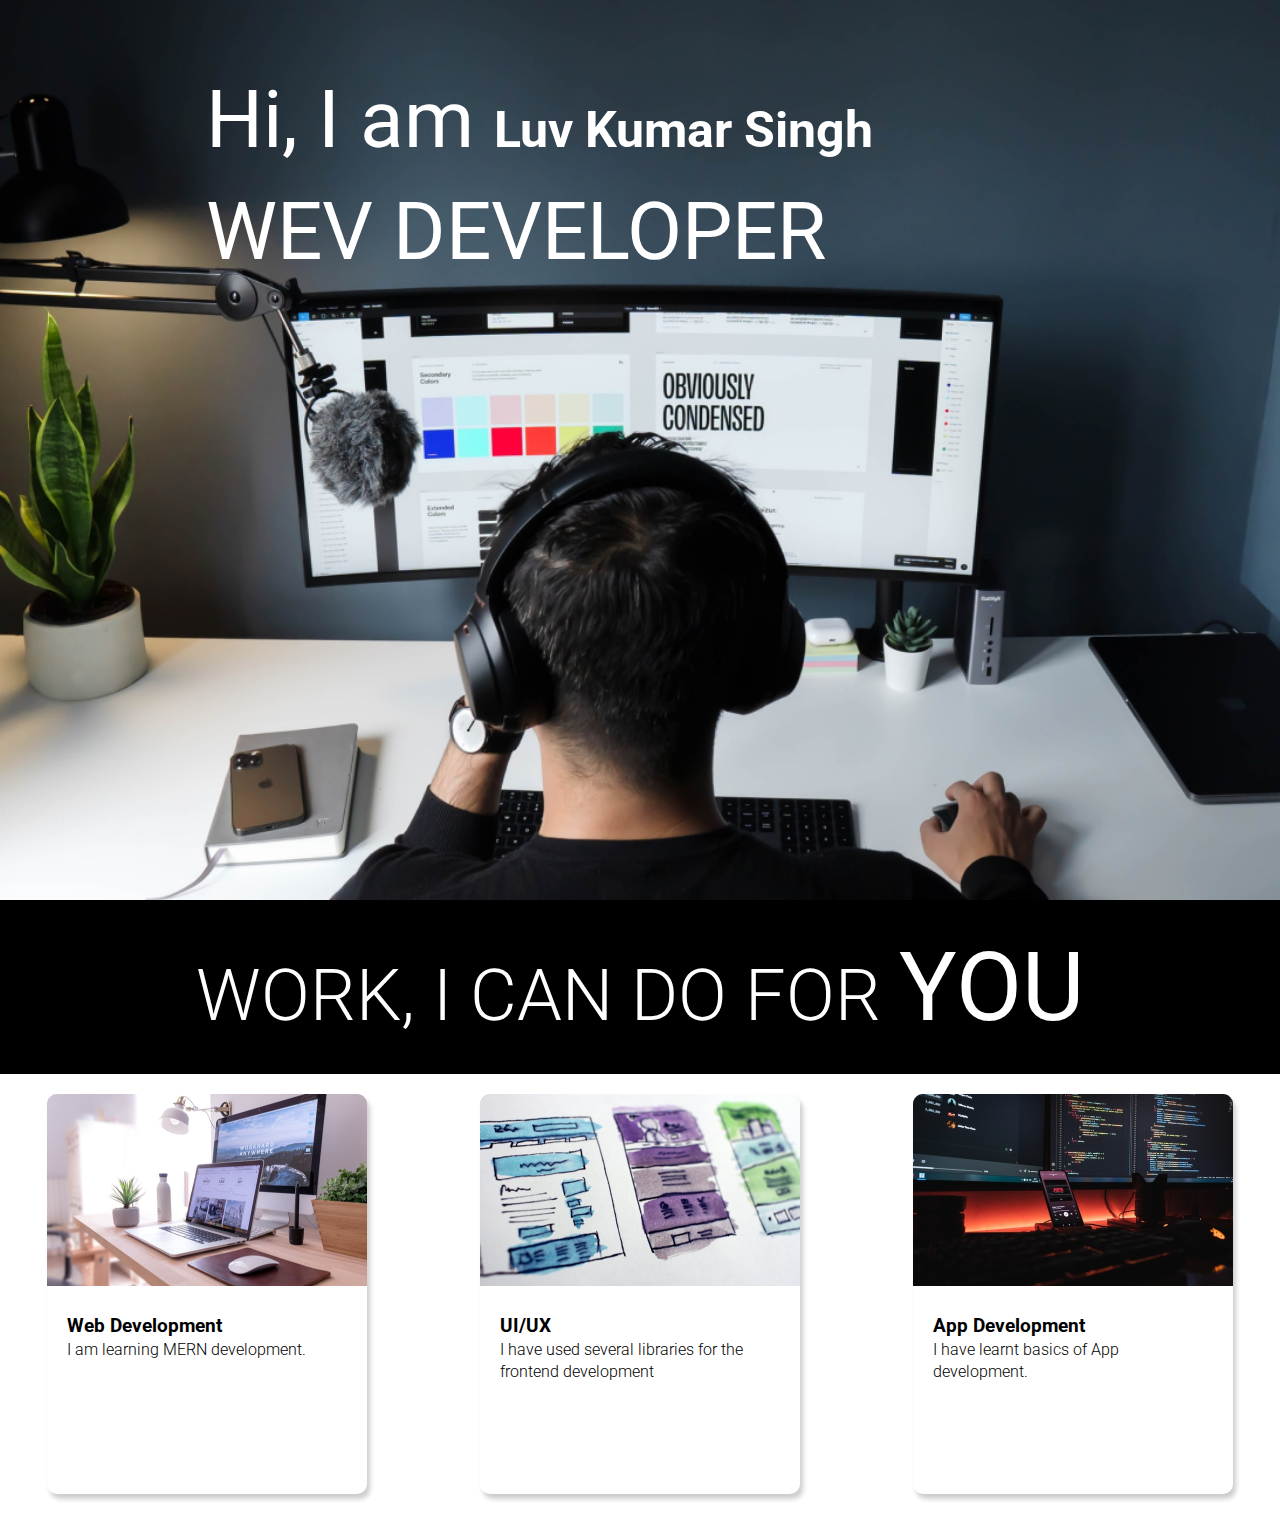
<file: Landing Page/index.html>
<!DOCTYPE html>
<html lang="en">
<head>
    <meta charset="UTF-8">
    <meta name="viewport" content="width=device-width, initial-scale=1.0">
    <title>Developer | Landing Page</title>
    <style>
        @import url('https://fonts.googleapis.com/css2?family=Roboto:ital,wght@0,100;0,300;0,400;0,500;0,700;0,900;1,100;1,300;1,400;1,500;1,700;1,900&display=swap');
        </style>
    <link rel="stylesheet"  href="./style.css" /> 
</head>
<body>
     <section class="hero_section">
        <div class="text_container">
            <h2><span class="lg_text">Hi, I am </span>Luv Kumar Singh</h2>
            <h1 class="lg_text">WEV DEVELOPER</h1>
        </div>
     </section>
     <section class="black_box">
        <h2>WORK, I CAN DO FOR <span>YOU</span></h2>
     </section>
     <section class="work">
        <div class="grid_item">
        <div class="card">
          <div class="image_container">
            <img src="./web.png" alt= "web development"/>
            <div>
            <div class="card_content">
                <h3>Web Development</h3>
                <p>I am learning MERN development.</p>
            </div>
            </div>
          </div>                                                                          
        </div>
    </div>
         
       <div class="grid_item">
        <div class="card">
            <div class="image_container">
              <img src="./uiux.png" alt= "./uiux.png"/>
              <div>
              <div class="card_content">
                  <h3>UI/UX</h3>
                  <p>I have used several libraries for the 
                    frontend development</p>
              </div>
              </div>
            </div>                                                                          
          </div>
        </div>

           <div class="grid_item">
          <div class="card">
            <div class="image_container">
              <img src="./mobile.png" alt= "app development"/>
              <div>
              <div class="card_content">
                  <h3>App Development</h3>
                  <p>I have learnt basics of App development.</p>
              </div>
              </div>
            </div>                                                                          
          </div>
        </div>
     </section>
</body>
</html>
</file>
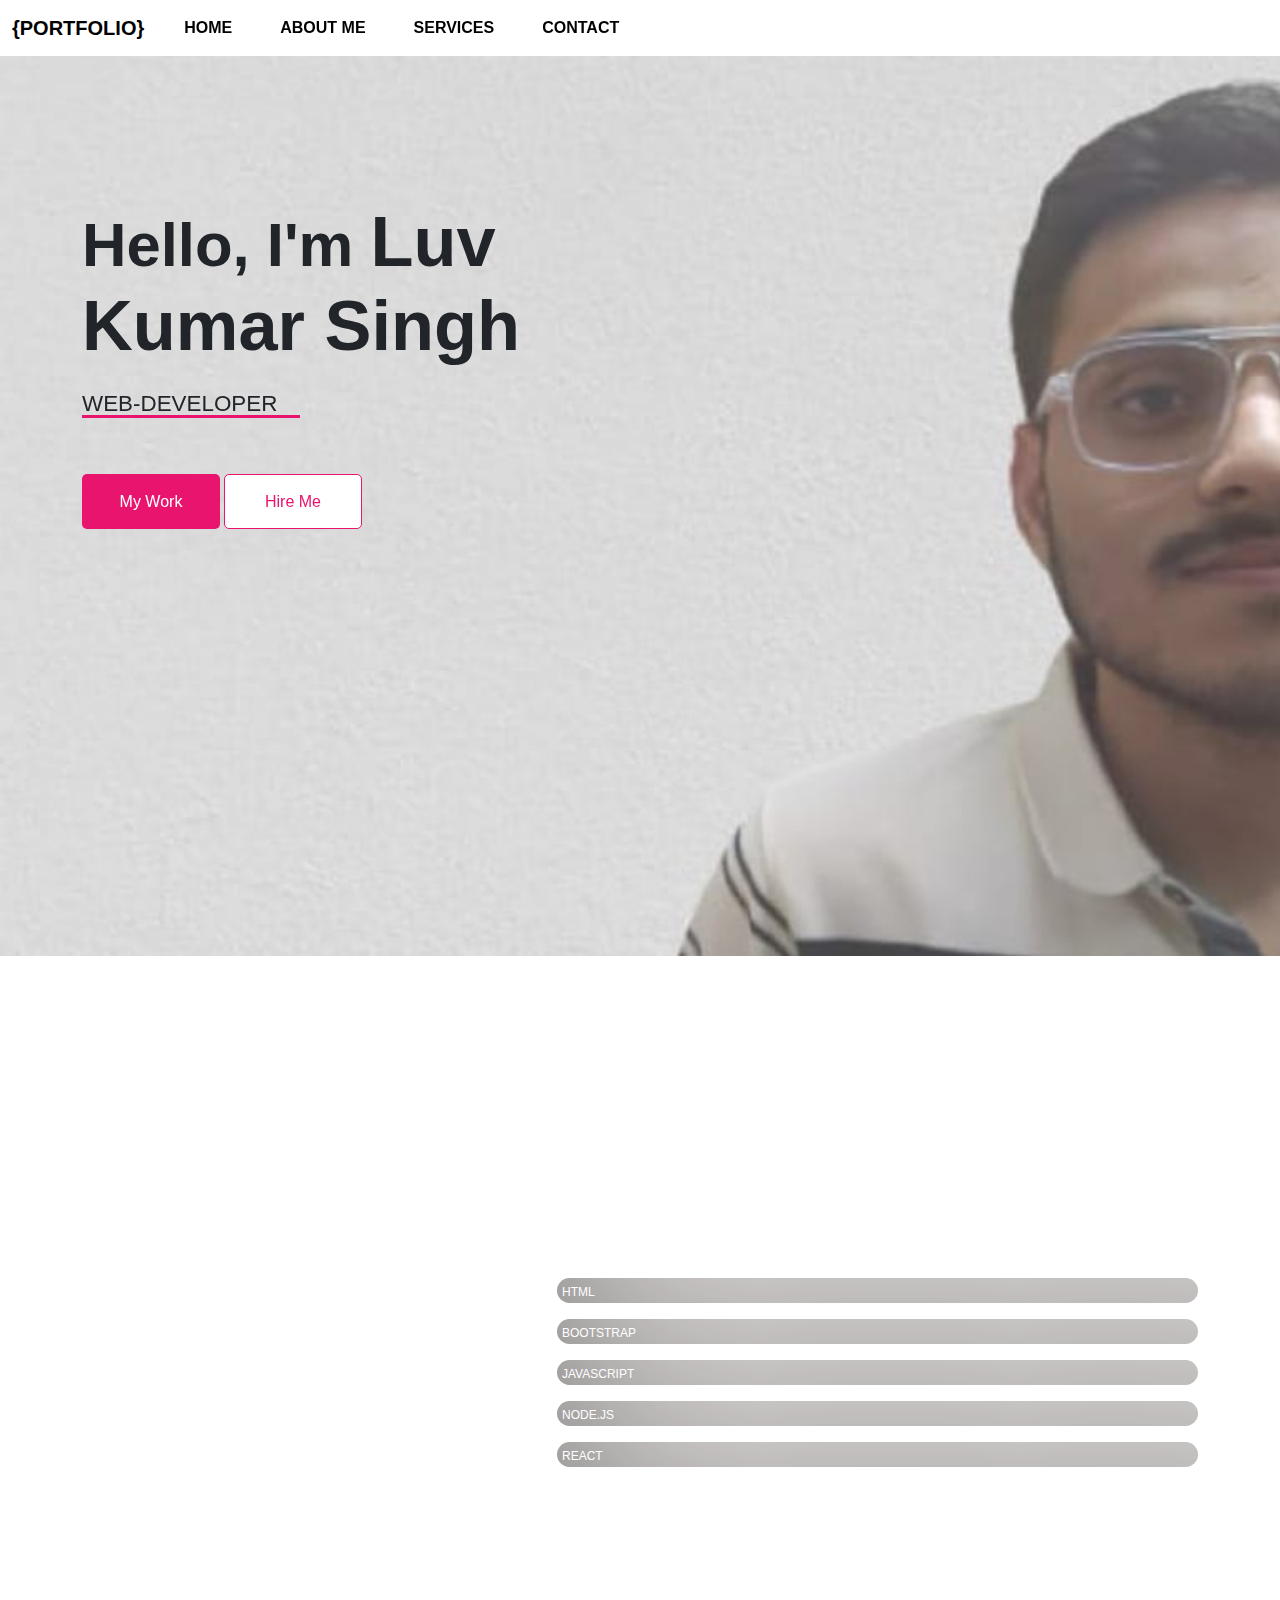
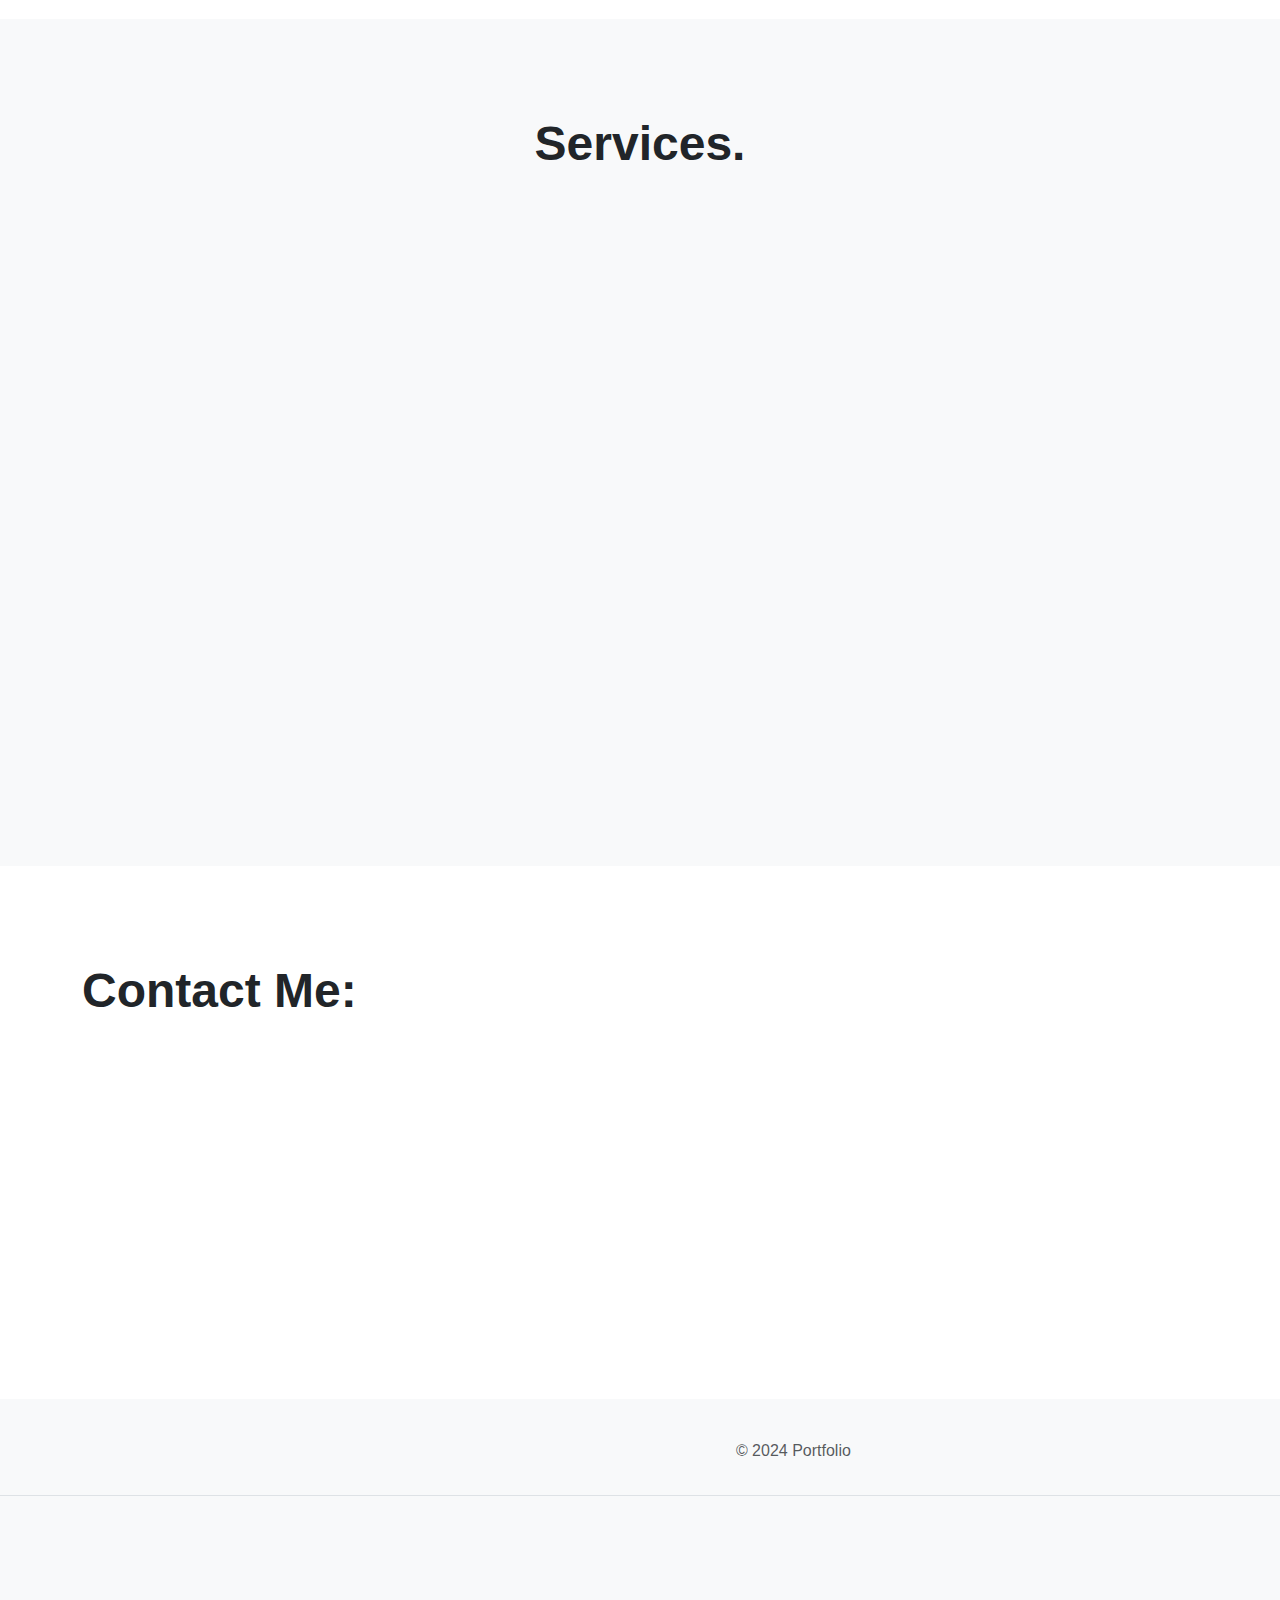
<file: Portfolio/index.html>
<!DOCTYPE html>
<html lang="en">
<head>
    <meta charset="UTF-8">
    <meta name="viewport" content="width=device-width, initial-scale=1.0">
    <title>Document</title>
    <link href="https://cdn.jsdelivr.net/npm/bootstrap@5.3.3/dist/css/bootstrap.min.css" rel="stylesheet" integrity="sha384-QWTKZyjpPEjISv5WaRU9OFeRpok6YctnYmDr5pNlyT2bRjXh0JMhjY6hW+ALEwIH" crossorigin="anonymous">
    <link rel="stylesheet" href="styles.css">
    <link rel="stylesheet" href="https://unpkg.com/aos@next/dist/aos.css" />
  </head>
<body>
    <nav class="navbar navbar-expand-lg  text-uppercase">
        <div class="container-fluid">
          <a class="navbar-brand" href="#">{Portfolio}</a>
          <button class="navbar-toggler" type="button" data-bs-toggle="collapse" data-bs-target="#navbarNav" aria-controls="navbarNav" aria-expanded="false" aria-label="Toggle navigation">
            <span class="navbar-toggler-icon"></span>
          </button>
          <div class="collapse navbar-collapse" id="navbarNav">
            <div class="navbar-nav ml-auto">
              
                <a class="nav-link  active px-lg-4 rounded" data-aos="fade-right"  data-aos-duration="10000"  href="#">Home</a>
                <a class="nav-link  active px-lg-4 rounded" data-aos="fade-right"  data-aos-duration="10000" href="#">About Me</a>
                <a class="nav-link  active px-lg-4 rounded" data-aos="fade-right"  data-aos-duration="10000" href="#">Services</a>
                <a class="nav-link  active px-lg-4 rounded" data-aos="fade-right"  data-aos-duration="10000"aria-disabled="true">Contact</a>
              
            </div>
          </div>
        </div>
      </nav>

      <!-- main section start -->

      <section class="main">
        
    <div class="container py-5">
         <div class="row py-5">
            <div class="col-lg-6  py-5" >
                <h3  data-aos="fade-left"  data-aos-duration="40s">
                <small>  Hello, I'm  </small> 
                  Luv Kumar Singh
                </h3>
                <h6 class="pt-3"  data-aos="fade-right"  data-aos-duration="40s">WEB-DEVELOPER</h6>
                <input type="button" value="My Work" class="bt1 mt-5 mr-3" data-aos="flip-left"
                data-aos-easing="ease-out-cubic"
                data-aos-duration="2000">
                <input type="button" value="Hire Me" class="bt2 mt-5  mr-3" data-aos="flip-left"
                data-aos-easing="ease-out-cubic"
                data-aos-duration="2000">
            </div>
         </div>
   
  </section>

  <section class="about py-5">
    <div class="container py-5">
      <div class="row">
        <div class="col-lg-5">
          <img src="./images/me.png" class="img.fluid"  data-aos="fade-in"  data-aos-duration="10000" alt="me img" height="300px">
        </div>
      <div class="col-lg-7">
         <h1  data-aos="fade-up"  data-aos-duration="10000">About Me.</h1>
         <p  data-aos="fade-left"  data-aos-duration="40s">WEB DEVELOPER</p>
         <P class="py-3"  data-aos="fade-right"  data-aos-duration="40s">I am <span class="font-weight-bold"> <b>Luv Kumar Singh</b> </span>, a B.Tech student at UIET (KUK). I am a Web Development enthusiast, currently diving into MERN development and have also completed some projects.</P>
      
          <div class="progress my-2">
            <div class="pro-value1">
              <p>HTML / CSS <span class="text-white float-right"> 95%</span></p>
            </div>
          </div>    
          
          <div class="progress my-3">
            <div class="pro-value2">
              <p>BOOTSTRAP<span class="text-white float-right"> 70%</span></p>
            </div>
          </div>    

          <div class="progress my-3">
            <div class="pro-value3">
              <p>JAVASCRIPT<span class="text-white float-right"> 80%</span></p>
            </div>
          </div>    

          <div class="progress my-3">
            <div class="pro-value4">
              <p>NODE.JS<span class="text-white float-right"> 75%</span></p>
            </div>
          </div> 
          
          <div class="progress my-3">
            <div class="pro-value5">
              <p>REACT<span class="text-white float-right">  30%</span></p>
            </div>
          </div>  
          
          <input  id="showButton" type="button" class="btn1" value="Show C.V" data-aos="flip-left"
          data-aos-easing="ease-out-cubic"
          data-aos-duration="2000">
          <img id="CV" src="./images/CV.png">
          <input type="button" class="btn2" value="Contact Us" data-aos="flip-left"
          data-aos-easing="ease-out-cubic"
          data-aos-duration="2000">
          
        </div>
      </div>
    </div>
  </section>

  <section class ="services py-5 bg-light">
    <div class="containe py-5">
      <h1 class="text-center pb-5">Services.</h1>
      <div class="row  pl-3 pb-3">
        <div class="col-lg-4 mb-3"> 
          <div class="card text-center py-3" data-aos="fade-left"  data-aos-duration="10000">
            <div class="card-body">
            <div class="circle"> 
              <svg xmlns="http://www.w3.org/2000/svg" width="16" height="16" fill="currentColor" class="bi bi-laptop" viewBox="0 0 16 16">
                <path d="M13.5 3a.5.5 0 0 1 .5.5V11H2V3.5a.5.5 0 0 1 .5-.5zm-11-1A1.5 1.5 0 0 0 1 3.5V12h14V3.5A1.5 1.5 0 0 0 13.5 2zM0 12.5h16a1.5 1.5 0 0 1-1.5 1.5h-13A1.5 1.5 0 0 1 0 12.5"/>
              </svg>
              <span>
              <i class="fas fa-desktop"></i>
              </span>
             </div>
            <h4 class="font-weight-bold pb-2">
             Web Design 
            </h4>
            <p>I have made some Web design projects with Bootstrap,Iam currently learning Tailwind also.</p>
          </div>
        </div>
        </div>

        <div class="col-lg-4 mb-3"> 
          <div class="card text-center py-3"  data-aos="fade-up">
            <div class="card-body">
            <div class="circle"> 
              <svg xmlns="http://www.w3.org/2000/svg" width="16" height="16" fill="currentColor" class="bi bi-phone-fill" viewBox="0 0 16 16">
                <path d="M3 2a2 2 0 0 1 2-2h6a2 2 0 0 1 2 2v12a2 2 0 0 1-2 2H5a2 2 0 0 1-2-2zm6 11a1 1 0 1 0-2 0 1 1 0 0 0 2 0"/>
              </svg>
              <span>
              <i class="fas fa-desktop"></i>
              </span>
             </div>
            <h4 class="font-weight-bold pb-2">
              Responsive Design 
            </h4>
            <p>Ability to create websites that adapt and display correctly on various devices and screen sizes.</p>
          </div>
        </div>
        </div>

        <div class="col-lg-4 mb-3"> 
          <div class="card text-center py-3"   data-aos="fade-right">
            <div class="card-body">
            <div class="circle"> 
              <svg xmlns="http://www.w3.org/2000/svg" width="16" height="16" fill="currentColor" class="bi bi-bounding-box-circles" viewBox="0 0 16 16">
                <path d="M2 1a1 1 0 1 0 0 2 1 1 0 0 0 0-2M0 2a2 2 0 0 1 3.937-.5h8.126A2 2 0 1 1 14.5 3.937v8.126a2 2 0 1 1-2.437 2.437H3.937A2 2 0 1 1 1.5 12.063V3.937A2 2 0 0 1 0 2m2.5 1.937v8.126c.703.18 1.256.734 1.437 1.437h8.126a2 2 0 0 1 1.437-1.437V3.937A2 2 0 0 1 12.063 2.5H3.937A2 2 0 0 1 2.5 3.937M14 1a1 1 0 1 0 0 2 1 1 0 0 0 0-2M2 13a1 1 0 1 0 0 2 1 1 0 0 0 0-2m12 0a1 1 0 1 0 0 2 1 1 0 0 0 0-2"/>
              </svg>
              <span>
              <i class="fas fa-desktop"></i>
              </span>
             </div>
            <h4 class="font-weight-bold pb-2">
              Version Control/Git
            </h4>
            <p> Understanding of version control systems like Git for managing and collaborating on code projects.</p>
          </div>
        </div>
        </div>
        </div>
        <div class="row  pl-3 pb-3">
          
        <div class="col-lg-4 mb-3"> 
          <div class="card text-center py-3" data-aos="fade-left"  data-aos-duration="10000">
            <div class="card-body">
            <div class="circle"> 
              <svg xmlns="http://www.w3.org/2000/svg" width="20" height="20" fill="currentColor" class="bi bi-phone-fill" viewBox="0 0 16 16">
                <path d="M3 2a2 2 0 0 1 2-2h6a2 2 0 0 1 2 2v12a2 2 0 0 1-2 2H5a2 2 0 0 1-2-2zm6 11a1 1 0 1 0-2 0 1 1 0 0 0 2 0"/>
              </svg>
              <span>
              <i class="fas fa-desktop"></i>
              </span>
             </div>
            <h4 class="font-weight-bold pb-2">
              Frontend Frameworks
            </h4>
            <p> I have understanding of React framework and have made mini-projects on it.</p>
          </div>
        </div>
        </div>

        
        <div class="col-lg-4 mb-3"> 
          <div class="card text-center py-3"  data-aos="fade-down"  data-aos-duration="10000">
            <div class="card-body">
            <div class="circle"> 
              <svg xmlns="http://www.w3.org/2000/svg" width="16" height="16" fill="currentColor" class="bi bi-bricks" viewBox="0 0 16 16">
                <path d="M0 .5A.5.5 0 0 1 .5 0h15a.5.5 0 0 1 .5.5v3a.5.5 0 0 1-.5.5H14v2h1.5a.5.5 0 0 1 .5.5v3a.5.5 0 0 1-.5.5H14v2h1.5a.5.5 0 0 1 .5.5v3a.5.5 0 0 1-.5.5H.5a.5.5 0 0 1-.5-.5v-3a.5.5 0 0 1 .5-.5H2v-2H.5a.5.5 0 0 1-.5-.5v-3A.5.5 0 0 1 .5 6H2V4H.5a.5.5 0 0 1-.5-.5zM3 4v2h4.5V4zm5.5 0v2H13V4zM3 10v2h4.5v-2zm5.5 0v2H13v-2zM1 1v2h3.5V1zm4.5 0v2h5V1zm6 0v2H15V1zM1 7v2h3.5V7zm4.5 0v2h5V7zm6 0v2H15V7zM1 13v2h3.5v-2zm4.5 0v2h5v-2zm6 0v2H15v-2z"/>
              </svg>
              <span>
              <i class="fas fa-desktop"></i>
              </span>
             </div>
            <h4 class="font-weight-bold pb-2">
              Backend Development
            </h4>
            <p> I have made some basic APIs with Express framework such as todo list CRUD operation API.</p>
          </div>
        </div>
        </div>

        
        <div class="col-lg-4 mb-3"> 
          <div class="card text-center py-3"  data-aos="fade-right"  data-aos-duration="10000">
            <div class="card-body">
            <div class="circle"> 
              <svg xmlns="http://www.w3.org/2000/svg" width="16" height="16" fill="currentColor" class="bi bi-database-fill" viewBox="0 0 16 16">
                <path d="M3.904 1.777C4.978 1.289 6.427 1 8 1s3.022.289 4.096.777C13.125 2.245 14 2.993 14 4s-.875 1.755-1.904 2.223C11.022 6.711 9.573 7 8 7s-3.022-.289-4.096-.777C2.875 5.755 2 5.007 2 4s.875-1.755 1.904-2.223"/>
                <path d="M2 6.161V7c0 1.007.875 1.755 1.904 2.223C4.978 9.71 6.427 10 8 10s3.022-.289 4.096-.777C13.125 8.755 14 8.007 14 7v-.839c-.457.432-1.004.751-1.49.972C11.278 7.693 9.682 8 8 8s-3.278-.307-4.51-.867c-.486-.22-1.033-.54-1.49-.972"/>
                <path d="M2 9.161V10c0 1.007.875 1.755 1.904 2.223C4.978 12.711 6.427 13 8 13s3.022-.289 4.096-.777C13.125 11.755 14 11.007 14 10v-.839c-.457.432-1.004.751-1.49.972-1.232.56-2.828.867-4.51.867s-3.278-.307-4.51-.867c-.486-.22-1.033-.54-1.49-.972"/>
                <path d="M2 12.161V13c0 1.007.875 1.755 1.904 2.223C4.978 15.711 6.427 16 8 16s3.022-.289 4.096-.777C13.125 14.755 14 14.007 14 13v-.839c-.457.432-1.004.751-1.49.972-1.232.56-2.828.867-4.51.867s-3.278-.307-4.51-.867c-.486-.22-1.033-.54-1.49-.972"/>
              </svg>
              <span>
              <i class="fas fa-desktop"></i>
              </span>
             </div>
            <h4 class="font-weight-bold pb-2">
             Database Management
            </h4>
            <p> I have learnt MongoDB and its queries.I have used both MongoDB Atlas and MongoDB Compass.</p>
          </div>
        </div>
        </div>
        </div>
        </div>
      </div>
      </div>

      <section class ="services py-5 bg-white">
        <div class="container py-5">
          <h1 class=" pb-5">Contact Me:</h1>
         <div class="contact"  data-aos="fade-right"  data-aos-duration="10000">
          <div class="row gy-3">
            <div class="col-md-5">
              <div>
              <label for="cc-name" class="  form-label"><b>Enter your E-mail:</b></label>
              <input type="text" class="d-flex justify-content-center  form-control" id="cc-name" placeholder="E-mail" required="">
               <small class=" text-body-secondary">  Enter valid E-mail address</small>
            </div>
             <div>
               <label for="cc-name" class="  form-label"><b>Query:</b></label>
               <input type="text" class="d-flex justify-content-center  form-control" id="cc-name" placeholder="Query" required="">
             </div>
               <div><button class=" d-flex justify-content-center w-10 btn btn-dark btn-lg m-2" text-center type="submit">Submit</button></div>
               </div>

            </div>
          </div>
          </div>

          
          </div>

          </section>


      <footer class="py-3 my-4">
        <ul class="nav justify-content-center border-bottom pb-3 mb-3">
          <li class="nav-itemses"data-aos="fade-right"  data-aos-duration="10000"><a href="#" class="nav-link px-2 text-body-secondary" >Home</a></li>
          <li class="nav-itemses"data-aos="fade-right"  data-aos-duration="10000"><a href="#" class="nav-link px-2 text-body-secondary">About Me</a></li>
          <li class="nav-itemses"data-aos="fade-right"  data-aos-duration="10000"><a href="#" class="nav-link px-2 text-body-secondary">Services</a></li>
          <li class="nav-itemses"data-aos="fade-right"  data-aos-duration="10000"><a href="#" class="nav-link px-2 text-body-secondary">Contact</a></li>
        <p class="text-center text-body-secondary">© 2024 Portfolio</p>
      </footer>
    </div>
  </section>
 <script src="https://cdn.jsdelivr.net/npm/bootstrap@5.3.3/dist/js/bootstrap.bundle.min.js" integrity="sha384-YvpcrYf0tY3lHB60NNkmXc5s9fDVZLESaAA55NDzOxhy9GkcIdslK1eN7N6jIeHz" crossorigin="anonymous"></script>
 <script src="https://cdn.jsdelivr.net/npm/@popperjs/core@2.11.8/dist/umd/popper.min.js" integrity="sha384-I7E8VVD/ismYTF4hNIPjVp/Zjvgyol6VFvRkX/vR+Vc4jQkC+hVqc2pM8ODewa9r" crossorigin="anonymous"></script>
<script src="https://cdn.jsdelivr.net/npm/bootstrap@5.3.3/dist/js/bootstrap.min.js" integrity="sha384-0pUGZvbkm6XF6gxjEnlmuGrJXVbNuzT9qBBavbLwCsOGabYfZo0T0to5eqruptLy" crossorigin="anonymous"></script>
<script src="https://unpkg.com/aos@next/dist/aos.js"></script>
<script src="https://unpkg.com/aos@next/dist/aos.js"></script>
<script>
  AOS.init();
</script>
<script src="./script.js"></script>
</body>
</html>
</file>
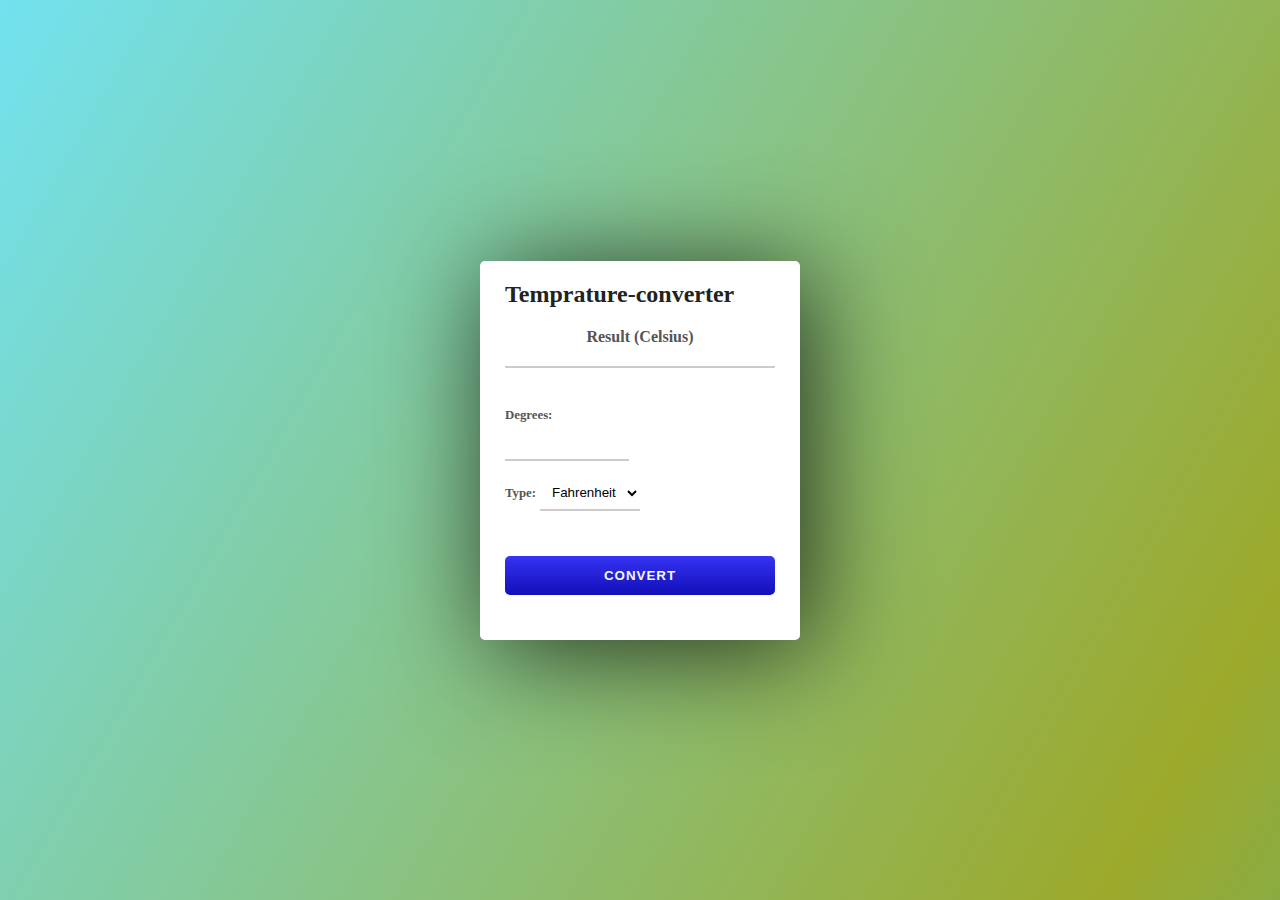
<file: Temprature Converter/index.html>
<!DOCTYPE html>
<html lang="en">
<head>
    <meta charset="UTF-8">
    <meta name="viewport" content="width=device-width, initial-scale=1.0">
    <title>Temprature Converter</title>
    <!--box icons-->
    <link rel="stylesheet"                  
    href="https://unpkg.com/boxicons@latest/css/boxicons.min.css">
    <link href="./css/style.css" rel="stylesheet">
   <!--fontawesome cdn line-->                 
   <link rel="stylesheet" href="https://cdnjs.cloudflare.com/ajax/libs/font-awesome/6.5.2/css/all.min.css" integrity="sha512-SnH5WK+bZxgPHs44uWIX+LLJAJ9/2PkPKZ5QiAj6Ta86w+fsb2TkcmfRyVX3pBnMFcV7oQPJkl9QevSCWr3W6A==" crossorigin="anonymous" referrerpolicy="no-referrer" />
</head>
<body>
    
 <div class="container">
 <div class="temprature-converter">
    <div class="logo">
    <i class="fa-solid fa-repeat"></i>
    </div> 
    <h2 class="title">Temprature-converter</h2>

 <div class="result">
    <span class="result-heading">Result (Celsius)</span>
    <h2 class="celsius-value" id="celsius">1</h2>
 </div>                                          

<div class="degree-type">
    <div class="degree-field">
        <label for="degree"><b>Degrees:</b></label>
        <input type="number" name="degree" id="degree" />
    </div>

    <div class="temp-field">
       <label for="temp-type"><b>Type:</b></label>
       <select name="tempratures" id="temp-type" autocomplete="on">
        <option value="fahrenheit" id="fahrenheit">Fahrenheit</option>
        <option value="kelvin" id="kelvin">Kelvin</option>
        <option value="celsius" id="celsius">Celsius</option> 
      </select>
    </div>
</div>
   
<button id="convert-btn"><b>Convert</b></button>
  </div>  
 </div>
 <script src="./js/app.js"></script>
</body>
</html>
</file>
<file: Landing Page/style.css>
@import url('https://fonts.googleapis.com/css2?family=Roboto:ital,wght@0,100;0,300;0,400;0,500;0,700;0,900;1,100;1,300;1,400;1,500;1,700;1,900&display=swap');

*{
    margin:0;
    padding:0;
    box-sizing: border-box;
}


html,body {
    line-height: 1.4;
    font-weight: 300;
    font-family: "Roboto", sans-serif;
}


.hero_section{
    background-image: url(./developer.png);
    min-height: 100vh;
    background-position: center;
    background-size: cover;
    background-repeat: no-repeat;
    }


.text_container {
    color:white;
    max-width: 900px;
    margin: 0 auto;
    padding-top: 64px;
    padding-left: 16px;
}


.lg_text{
    font-size: 80px;
    font-weight:400;                                                                                                                                                                                                                                                                                                                                                                                                                                                                                                                                 
}

.black_box{
    background-color: #000;
    padding: 20px;
}

.black_box h2{
 font-size: 72px;
 color: white;
 text-align: center;
 font-weight: 300;

}

.black_box h2 span{
    font-weight: 400;
    font-size: 96px;
}

.work{
    display: grid;
    grid-template-columns: repeat(auto-fit,minmax(320px, 1fr));
    gap: 20px;
    margin: 20px 0;
}


.card{
    max-width: 320px;
    height: 400px;
    border-radius: 10px;
    box-shadow: 3px 5px 5px rgb(1,1,1,0.2);
    
}
.card_content{
    padding: 20px;
}
.card:hover{
    transform: scale(1.04);
}
.grid_item{
    display:flex;
    justify-content: center;
    align-items: center;
}

.text_container h2{
    font-size: 50px;
}
</file>
<file: Portfolio/styles.css>
*{
    margin: 0;
    padding: 0;
    font-family: 'Poppins', sans-serif;
    box-sizing: border-box;
}


navbar{
    background-color: rgb(244, 243, 243);
    -webkit-box-shadow: inset 1px -6px 18px 0px rgba(0,0,0,0.75);
    -moz-box-shadow: inset 1px -6px 18px 0px rgba(0,0,0,0.75);
    box-shadow: inset 1px -6px 18px 0px rgba(0,0,0,0.75);
    
}

.nav-link{
    color:white;
    font-size: 1rem;
    font-weight: 700;
    cursor: pointer;
    text-decoration: none;
}

.nav-link:hover{
    color: white;
    background-color: grey;
    
}

.navbar-brand{
    font-size: 1.25rem;
    font-weight: 800;
    color:black;
    cursor:pointer;
    text-decoration: none;
}

.main{
        background: url("./images/self_pic.jpeg")no-repeat;
        background-size: cover;
         width: 100%;
        height: 100vh;
        } 

.main h3{
    font-size: 4.4rem;
    font-weight: 700;
}

.main h6{
   font-size: 1.4rem;
   text-transform: uppercase;
   line-height: 1;
   border-bottom: 3px solid rgb(233,20,109);
   width: 40%;
}

.main .bt1{
   height: 55px;
   width: 138px;
   background-color: rgb(233,20,109);
   color: white;
   outline: none;
   border: none;
   font-weight: solid;
   border-radius: 5px;
}

.main .bt1:hover{
    background-color: rgb(202,18,95);
    transition: 0.5s;
}

.main .bt2{
    height: 55px;
    width: 138px;
    background-color: white;
    color:rgb(233,20,109) ;
    outline: none;
    border:1px solid rgb(233,20,109);
    font-weight: solid;
    border-radius: 5px;
 }

 .main .bt2:hover{
    background-color: rgb(202,20,109);
    transition: 0.5s;
    color: white;
}

h1{
    font-size: 3rem;
    font-weight: 900;
}

.about img{ 
    border-radius: 50%;
    -webkit-box-shadow: 47px 25px 194px -20px rgba(0,0,0,0.75);
-moz-box-shadow: 47px 25px 194px -20px rgba(0,0,0,0.75);
box-shadow: 47px 25px 194px -20px rgba(0,0,0,0.75);
}

.progress{
    background-color:rgb(223,219,219);
    justify-content: flex-start;
    border-radius: 50px;
    align-items: center;
    position:relative; 
    display: flex;
    height: 25px;
    width: 100%;
    -webkit-box-shadow: inset 47px -28px 183px -88px rgba(0,0,0,0.75);
    -moz-box-shadow: inset 47px -28px 183px -88px rgba(0,0,0,0.75);
    box-shadow: inset 47px -28px 183px -88px rgba(0,0,0,0.75);
}

.progress p span {
  position: absolute;
  top: 2;
  right: 0;
  margin: 2;
  margin-right: 2px;
}
.pro-value1{
    animation: load1 10s normal forwards;
    border-radius: 50px;
    background-color: black;
    height: 25px;
    width: 0;
}

.pro-value2{
    animation: load2 10s normal forwards;
    border-radius: 50px;
    background-color: black;
    height: 25px;
    width: 0;
}


.pro-value3{
    animation: load3 10s normal forwards;
    border-radius: 50px;
    background-color: black;
    height: 25px;
    width: 0;
}


.pro-value4{
    animation: load4 10s normal forwards;
    border-radius: 50px;
    background-color: black;
    height: 25px;
    width: 0;
}


.pro-value5{
    animation: load5 10s normal forwards;
    border-radius: 50px;
    background-color: black;
    height: 25px;
    width: 0;
}



.progress p{
    color: white;
    padding: 5px;
}

@keyframes load1 {
   0%{
     width: 0;
   } 
   100%{
     width:98%;
   }
}

@keyframes load2 {
    0%{
      width: 0;
    } 
    100%{
      width:70%;
    }
 }

 @keyframes load3 {
    0%{
      width: 0;
    } 
    100%{
      width:80%;
    }
 }

 @keyframes load4 {
    0%{
      width: 0;
    } 
    100%{
      width:75%;
    }
 }

 @keyframes load5 {
    0%{
      width: 0;
    } 
    100%{
      width:30%;
    }
 }

 .btn1{
    height:40px;
    width: 145px;
    outline:none;
    border:none;
    background-color: black;
    color: white;
    border-radius: 4px;
   }

 .btn1:hover{
    background-color: transparent;
    color: black;
    border :1px solid black;
    transition: 0.5s;
 }

 
 .btn2{
    height:40px;
    width: 145px;
    outline:none;
    border: 1px solid black;
    background-color: transparent;
    color: black;
    border-radius: 4px;
   }

   .btn2:hover{
    background-color:  black;
    color: white;
    border :none;
    transition: 0.5s;
 }

 .card{
    border:none;
    outline:none;
    -webkit-box-shadow: -6px 13px 50px 0px rgba(0,0,0,0.47);
-moz-box-shadow: -6px 13px 50px 0px rgba(0,0,0,0.47);
box-shadow: -6px 13px 50px 0px rgba(0,0,0,0.47);
 }

 .card p{
    color: grey;
 }

 .circle{
    height: 70px;
    width: 70px;
    background-color: lightgrey;
    color: black;
    padding: 12px;
    font-size: 30px;
    border-radius: 50% ;
    display: inline-block;
    margin-bottom: 20px;
 }

 .card:hover .circle{
      background-color: black;
      color: white;
      transition: 0.5s;
 }
 
.circle:hover  .circle{
   background-color: black;
   color: white;
   transition: 0.5s;
} 

.bi {
  color:white;
}

#CV{
  display: none;
  border-radius: 0%;
}
</file>
<file: Temprature Converter/css/style.css>
*{
    box-sizing: border-box;
    margin: 0;
    padding: 0;
}

body{
    width: 100%;
    height: 100vh;
    display: flex;
    justify-content: center;
    align-items: center;

}

body {
    background: linear-gradient(300deg, #00bfff, #9ca92b, #72e2ef);
    background-size: 180% 180%;
    animation: gradient-animation 18s ease infinite;
  }
  @keyframes gradient-animation {
    0% {
      background-position: 0% 50%;
    }
    50% {
      background-position: 100% 50%;
    }
    100% {
      background-position: 0% 50%;
    }
  }
    

  .temprature-converter{
    background-color:white;
    width:100%;
    min-width: 320px;
    padding: 20px 25px 45px;
    border-radius: 5px;
    height: auto;
    display: flex;
    flex-direction: column;
    justify-content: center;
    -webkit-box-shadow: 10px 10px 106px 0px rgba(0,0,0,0.75);
    -moz-box-shadow: 10px 10px 106px 0px rgba(0,0,0,0.75);
    box-shadow: 10px 10px 106px 0px rgba(0,0,0,0.75);
   }

   .title{
    display: flex;
    color:#222;
    font-size: 1.5rem;
    text-align: center;

   }

   .logo{
    display: flex;
    justify-content: center;
   }
  
    .result{
        text-align: center;
        margin: 20px 0;
    }

    .result-heading{
        color:#555;
        font-size: 1rem;
        font-weight: 600;
    }

    .celsius-value{
        border-bottom: 2px solid #ccc;
        padding: 10px;
        transition: all 45s ease;
    }

    .degree-type{
        display: flex;
        flex-direction:column;
         padding: 20px 0;
    }

    .degree-field{
     display: flex;
     flex-direction: column;
     width: 46%;
    }
     
    label{
    color: #555;
    font-size: .8rem;
    margin-bottom: 5px;
    }

    input,select{
        background: transparent;
        border: none;
        outline: none;
        border-bottom: 2px solid #ccc;
        padding: 8px;
        margin-bottom: 15px;
    }

    input:focus{
        border: 1px solid #4c49f3;
    }

    option{
        background: #3c39e7;
        color: white;
    }
    
    #convert-btn{
        border: none;
        outline: none;
        border-radius: 5px;
        background: linear-gradient(to bottom, #3633f3, #120fb9);
        color: #f6f6f6;
        padding: 12px 80px;
        font-weight: bold;
        letter-spacing: 1px;
        margin-top: 10px;
        transition: all .3s ease-in;
        text-transform: uppercase;
        cursor: pointer;
    }

    #convert-btn:hover{
        background: linear-gradient(to bottom, #4a47e7,#322fda) ;
    }
</file>
